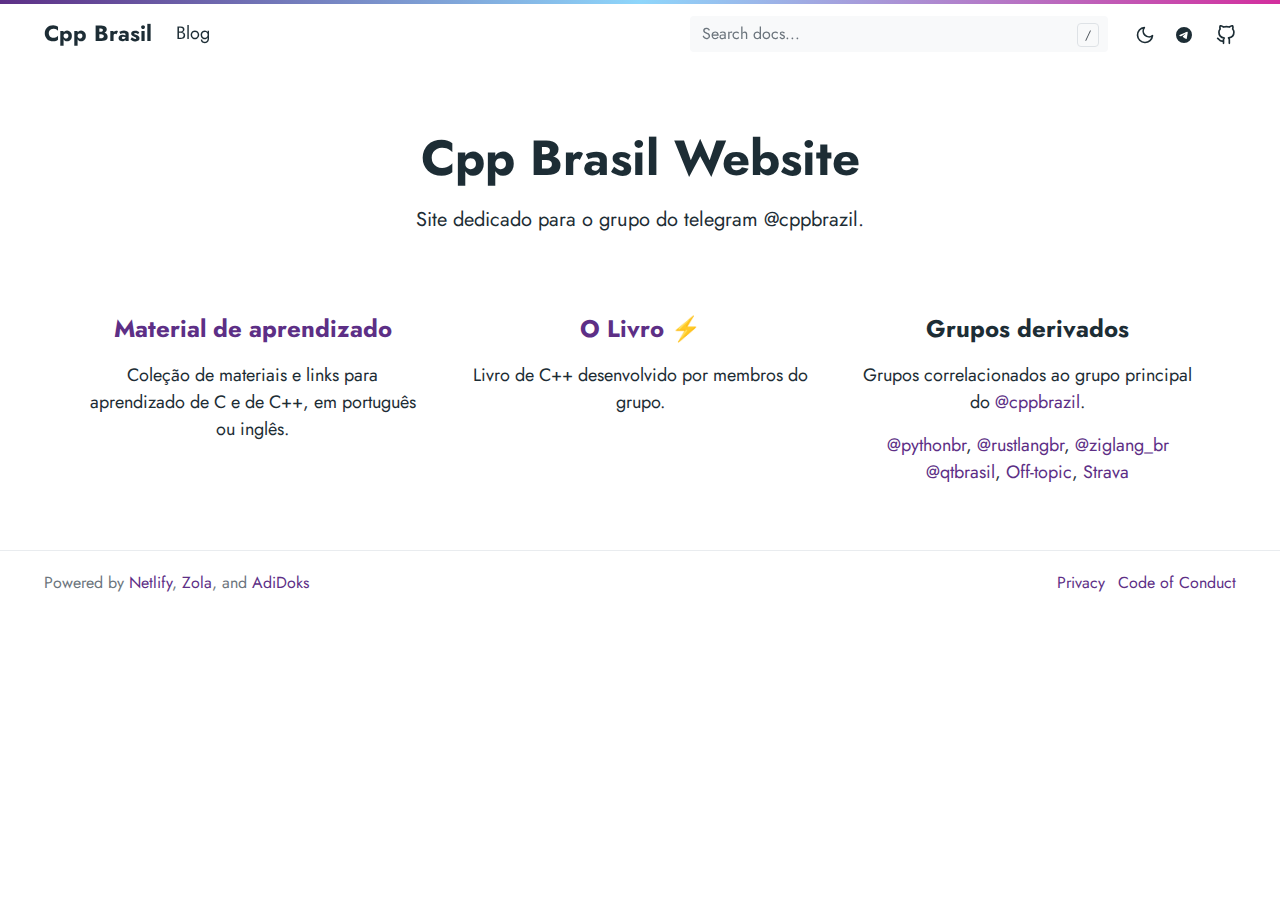
<file: index.html>
<!DOCTYPE html>
<html lang="en-US">
<head>
<meta charset="utf-8">
<meta http-equiv="x-ua-compatible" content="ie=edge">
<meta name="viewport" content="width=device-width, initial-scale=1, shrink-to-fit=no">

  <link rel="preload" as="font" href="https://cppbrasil.github.io/website/fonts/vendor/jost/jost-v4-latin-regular.woff2" type="font/woff2" crossorigin>
  <link rel="preload" as="font" href="https://cppbrasil.github.io/website/fonts/vendor/jost/jost-v4-latin-700.woff2"  type="font/woff2" crossorigin>


<link rel="stylesheet" href="https://cppbrasil.github.io/website/main.css">



  
  
    
  


  
    
  

  
    
  

  

  


  <meta name="robots" content="index, follow">
  <meta name="googlebot" content="index, follow, max-snippet:-1, max-image-preview:large, max-video-preview:-1">
  <meta name="bingbot" content="index, follow, max-snippet:-1, max-image-preview:large, max-video-preview:-1">


	


	

<title>Cpp Brasil | Cpp Brasil Website</title>
<meta name="description" content="Site dedicado para o grupo do telegram @cppbrazil.">
<link rel="canonical" href="https://cppbrasil.github.io/website/">


  <meta property="og:title" content="Cpp Brasil">
  <meta property="og:description" content="Site dedicado para o grupo do telegram @cppbrazil.">
  <meta property="og:type" content="website">
  <meta property="og:url" content="https://cppbrasil.github.io/website/">

  
    <meta property="og:image" content="https://cppbrasil.github.io/website//doks.png">
  

  <meta property="og:updated_time" content="2021-05-01T08:08:08+08:00">
  <meta property="og:site_name" content="Cpp Brasil">

  

  

  
  <meta property="og:locale" content="en_US">



  
    <script type="application/ld+json">
    {
      "@context": "https://schema.org",
      "@type": "Organization",
      "url": "/",
      "name": "Cpp Brasil",
      "logo": "/logo-doks.png",
      "sameAs": [
        "https://telegram.me/cppbrazil",
        "https://github.com/cppbrasil"
      ]
    }
    </script>
  
  
  







<script type="application/ld+json">
  {
    "@context": "http://schema.org",
    "@type": "BreadcrumbList",
    
    {
      "@type": "ListItem",
      "position":  1 ,
      "name": "Home",
      "item": "https://cppbrasil.github.io/website/"
    },
    
  }
</script>






  <meta name="theme-color" content="#fff">
  <link rel="apple-touch-icon" sizes="180x180" href="https://cppbrasil.github.io/website/apple-touch-icon.png">
  <link rel="icon" type="image/png" sizes="32x32" href="https://cppbrasil.github.io/website/favicon-32x32.png">
  <link rel="icon" type="image/png" sizes="16x16" href="https://cppbrasil.github.io/website/favicon-16x16.png">
  


  

</head>

<body class="home">
  
    
<div class="header-bar fixed-top"></div>
<header class="navbar fixed-top navbar-expand-md navbar-light">
	<div class="container">
		<input class="menu-btn order-0" type="checkbox" id="menu-btn">
		<label class="menu-icon d-md-none" for="menu-btn"><span class="navicon"></span></label>
		<a class="navbar-brand order-1 order-md-0 me-auto" href="https://cppbrasil.github.io/website/">Cpp Brasil</a>
		<button id="mode" class="btn btn-link order-2 order-md-4" type="button" aria-label="Toggle mode">
			<span class="toggle-dark"><svg xmlns="http://www.w3.org/2000/svg" width="20" height="20" viewBox="0 0 24 24" fill="none" stroke="currentColor" stroke-width="2" stroke-linecap="round" stroke-linejoin="round" class="feather feather-moon"><path d="M21 12.79A9 9 0 1 1 11.21 3 7 7 0 0 0 21 12.79z"></path></svg></span>
			<span class="toggle-light"><svg xmlns="http://www.w3.org/2000/svg" width="20" height="20" viewBox="0 0 24 24" fill="none" stroke="currentColor" stroke-width="2" stroke-linecap="round" stroke-linejoin="round" class="feather feather-sun"><circle cx="12" cy="12" r="5"></circle><line x1="12" y1="1" x2="12" y2="3"></line><line x1="12" y1="21" x2="12" y2="23"></line><line x1="4.22" y1="4.22" x2="5.64" y2="5.64"></line><line x1="18.36" y1="18.36" x2="19.78" y2="19.78"></line><line x1="1" y1="12" x2="3" y2="12"></line><line x1="21" y1="12" x2="23" y2="12"></line><line x1="4.22" y1="19.78" x2="5.64" y2="18.36"></line><line x1="18.36" y1="5.64" x2="19.78" y2="4.22"></line></svg></span>
		</button>
		<ul class="navbar-nav fork-me order-3 order-md-5">
			
				
					<li class="nav-item">
						<a class="nav-link" href="https://telegram.me/cppbrazil"><svg xmlns="http://www.w3.org/2000/svg" width="16" height="16" fill="currentColor" class="bi bi-telegram" viewBox="0 0 16 16"> <path d="M16 8A8 8 0 1 1 0 8a8 8 0 0 1 16 0zM8.287 5.906c-.778.324-2.334.994-4.666 2.01-.378.15-.577.298-.595.442-.03.243.275.339.69.47l.175.055c.408.133.958.288 1.243.294.26.006.549-.1.868-.32 2.179-1.471 3.304-2.214 3.374-2.23.05-.012.12-.026.166.016.047.041.042.12.037.141-.03.129-1.227 1.241-1.846 1.817-.193.18-.33.307-.358.336a8.154 8.154 0 0 1-.188.186c-.38.366-.664.64.015 1.088.327.216.589.393.85.571.284.194.568.387.936.629.093.06.183.125.27.187.331.236.63.448.997.414.214-.02.435-.22.547-.82.265-1.417.786-4.486.906-5.751a1.426 1.426 0 0 0-.013-.315.337.337 0 0 0-.114-.217.526.526 0 0 0-.31-.093c-.3.005-.763.166-2.984 1.09z"/> </svg><span class="ms-2 visually-hidden">Telegram</span></a>
					</li>
				
					<li class="nav-item">
						<a class="nav-link" href="https://github.com/cppbrasil/website"><svg xmlns="http://www.w3.org/2000/svg" width="20" height="20" viewBox="0 0 24 24" fill="none" stroke="currentColor" stroke-width="2" stroke-linecap="round" stroke-linejoin="round" class="feather feather-github"><path d="M9 19c-5 1.5-5-2.5-7-3m14 6v-3.87a3.37 3.37 0 0 0-.94-2.61c3.14-.35 6.44-1.54 6.44-7A5.44 5.44 0 0 0 20 4.77 5.07 5.07 0 0 0 19.91 1S18.73.65 16 2.48a13.38 13.38 0 0 0-7 0C6.27.65 5.09 1 5.09 1A5.07 5.07 0 0 0 5 4.77a5.44 5.44 0 0 0-1.5 3.78c0 5.42 3.3 6.61 6.44 7A3.37 3.37 0 0 0 9 18.13V22"></path></svg><span class="ms-2 visually-hidden">GitHub</span></a>
					</li>
				
			
		</ul>
		<div class="collapse navbar-collapse order-4 order-md-1">
			<ul class="navbar-nav main-nav me-auto order-5 order-md-2">
				
					
						<li class="nav-item">
							<a class="nav-link" href="https://cppbrasil.github.io/website/blog/">Blog</a>
						</li>
					
				
			</ul>
			<div class="break order-6 d-md-none"></div>
			
				<form class="navbar-form flex-grow-1 order-7 order-md-3">
					<input id="userinput" class="form-control is-search" type="search" placeholder="Search docs..."
						aria-label="Search docs..." autocomplete="off">
					<div id="suggestions" class="shadow bg-white rounded"></div>
				</form>
			
		</div>
	</div>
</header>

  

  
<div class="wrap container" role="document">
  <div class="content">
    <section class="section container-fluid mt-n3 pb-3">
      <div class="row justify-content-center">
        <div class="col-lg-12 text-center">
          <h1 class="mt-0">Cpp Brasil Website</h1>
        </div>
        <div class="col-lg-9 col-xl-8 text-center">
          <p class="lead">Site dedicado para o grupo do telegram @cppbrazil.</p>
        </div>
      </div>
    </section>
  </div>
</div>

<section class="section section-sm">
  <div class="container">
    <div class="row justify-content-center text-center">
      
        <div class="col-lg-5">
          <h2 class="h4"><a href="https://github.com/cppbrasil/material-de-aprendizado">Material de aprendizado</a></h2>
          <p>Coleção de materiais e links para aprendizado de C e de C++, em português ou inglês.</p>
        </div>
        <div class="col-lg-5">
          <h2 class="h4"><a href="https://github.com/tarcisiofischer/livrocpp">O Livro ⚡️</a></h2>
          <p>Livro de C++ desenvolvido por membros do grupo.</p>
        </div>
        <div class="col-lg-5">
          <h2 class="h4">Grupos derivados</h2>
          <p>Grupos correlacionados ao grupo principal do <a href="https://telegram.me/cppbrazil">@cppbrazil</a>.</p>
          <p>
            <a href="https://telegram.me/pythonbr">@pythonbr</a>, <a href="https://telegram.me/rustlangbr">@rustlangbr</a>, <a href="https://telegram.me/ziglang_br">@ziglang_br</a>
            <a href="https://telegram.me/qtbrasil">@qtbrasil</a>, <a href="https://t.me/joinchat/7l8oSiBmBrQ3YzA5">Off-topic</a>, <a href="https://www.strava.com/clubs/cppbrazil">Strava</a>
          </p>
        </div>
      
    </div>
  </div>
</section>

<section class="section section-sm container-fluid">
  <div class="row justify-content-center text-center">
    <div class="col-lg-9"></div>
  </div>
</section>


  
    
<footer class="footer text-muted">
	<div class="container">
		<div class="row">
			<div class="col-lg-8 order-last order-lg-first">
				<ul class="list-inline">
					
						<li class="list-inline-item">Powered by <a href="https://www.netlify.com/">Netlify</a>, <a href="https://www.getzola.org/">Zola</a>, and <a href="https://github.com/aaranxu/adidoks">AdiDoks</a></li>
					
				</ul>
			</div>
			<div class="col-lg-8 order-first order-lg-last text-lg-end">
				<ul class="list-inline">
					
						
							<li class="list-inline-item"><a href="https://cppbrasil.github.io/website/privacy-policy/">Privacy</a></li>
						
							<li class="list-inline-item"><a href="https://cppbrasil.github.io/website/docs/contributing/code-of-conduct/">Code of Conduct</a></li>
						
					
				</ul>
			</div>
		</div>
	</div>
</footer>

  

  
<script src="https://cppbrasil.github.io/website/js/main.js" defer></script>

  <script src="https://cppbrasil.github.io/website/plugins/elasticlunr.min.js" defer></script>
  <script src="https://cppbrasil.github.io/website/search_index.pt.js" defer></script>
  <script src="https://cppbrasil.github.io/website/js/search.js" defer></script>

  
</body>
</html>
</file>
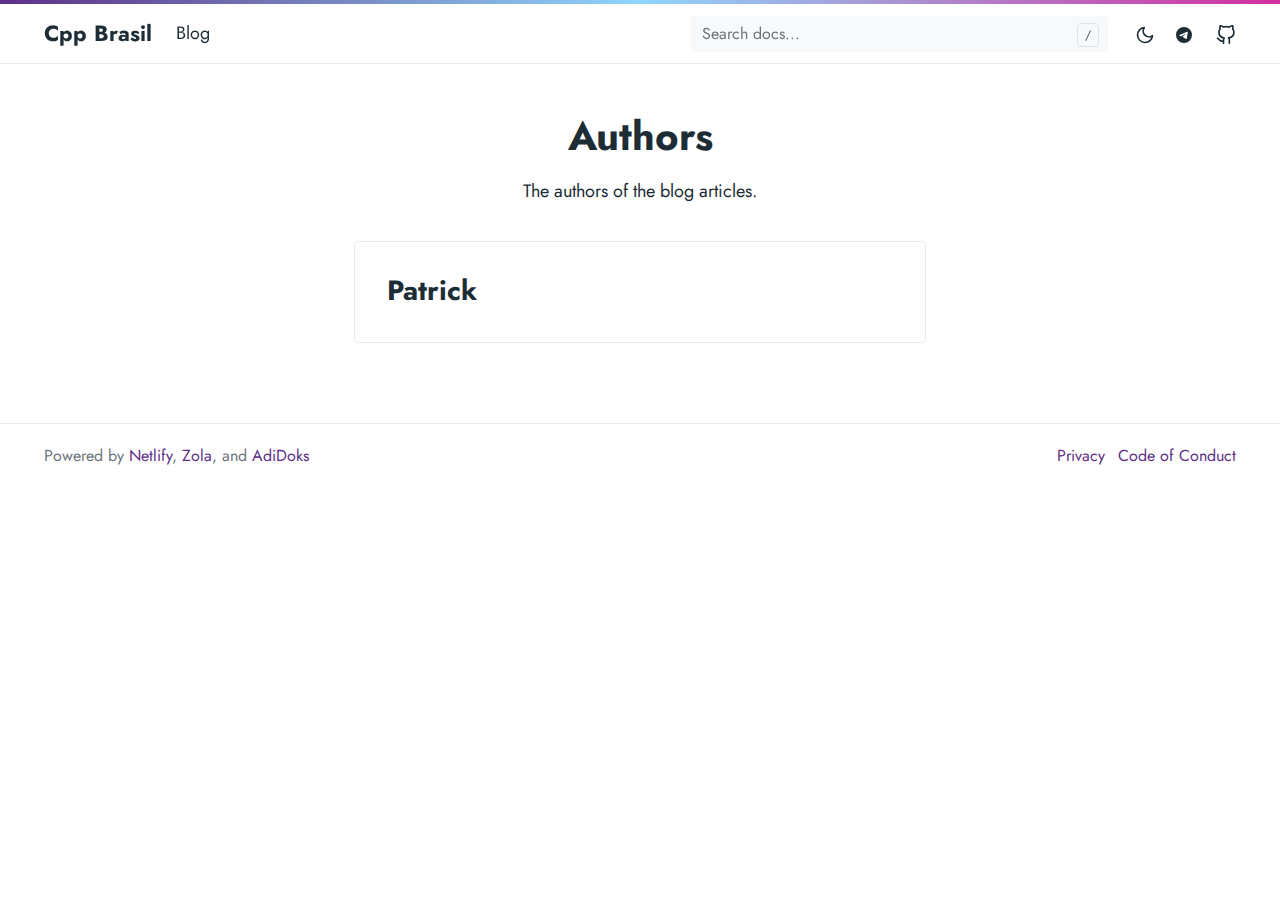
<file: authors/index.html>
<!DOCTYPE html>
<html lang="en-US">
<head>
<meta charset="utf-8">
<meta http-equiv="x-ua-compatible" content="ie=edge">
<meta name="viewport" content="width=device-width, initial-scale=1, shrink-to-fit=no">

  <link rel="preload" as="font" href="https://cppbrasil.github.io/website/fonts/vendor/jost/jost-v4-latin-regular.woff2" type="font/woff2" crossorigin>
  <link rel="preload" as="font" href="https://cppbrasil.github.io/website/fonts/vendor/jost/jost-v4-latin-700.woff2"  type="font/woff2" crossorigin>


<link rel="stylesheet" href="https://cppbrasil.github.io/website/main.css">



  
  
    
  

  
  
    
    
  
  
  
    
  
  
  


  <meta name="robots" content="index, follow">
  <meta name="googlebot" content="index, follow, max-snippet:-1, max-image-preview:large, max-video-preview:-1">
  <meta name="bingbot" content="index, follow, max-snippet:-1, max-image-preview:large, max-video-preview:-1">


	


	

<title>Authors | Cpp Brasil</title>
<meta name="description" content="Site dedicado para o grupo do telegram @cppbrazil.">
<link rel="canonical" href="https://cppbrasil.github.io/website/authors/">


  <meta property="og:title" content="Authors">
  <meta property="og:description" content="Site dedicado para o grupo do telegram @cppbrazil.">
  <meta property="og:type" content="website">
  <meta property="og:url" content="https://cppbrasil.github.io/website/authors/">

  
    <meta property="og:image" content="https://cppbrasil.github.io/website//doks.png">
  

  <meta property="og:updated_time" content="2021-05-01T08:08:08+08:00">
  <meta property="og:site_name" content="Authors">

  

  

  
  <meta property="og:locale" content="en_US">









<script type="application/ld+json">
  {
    "@context": "http://schema.org",
    "@type": "BreadcrumbList",
    
      
      
        
        
        
        
        
        
        
        
          {
            "@type": "ListItem",
            "position":  1 ,
            "name": "Home",
            "item": "https://cppbrasil.github.io/website/"
          },
          
          
          {
            "@type": "ListItem",
            "position":  2 ,
            "name": "Authors",
            "item": "https://cppbrasil.github.io/website/authors/"
          },
        
      
    
  }
</script>






  <meta name="theme-color" content="#fff">
  <link rel="apple-touch-icon" sizes="180x180" href="https://cppbrasil.github.io/website/apple-touch-icon.png">
  <link rel="icon" type="image/png" sizes="32x32" href="https://cppbrasil.github.io/website/favicon-32x32.png">
  <link rel="icon" type="image/png" sizes="16x16" href="https://cppbrasil.github.io/website/favicon-16x16.png">
  


  

</head>

  
    
  

<body class="contributors list">
  
    
<div class="header-bar fixed-top"></div>
<header class="navbar fixed-top navbar-expand-md navbar-light">
	<div class="container">
		<input class="menu-btn order-0" type="checkbox" id="menu-btn">
		<label class="menu-icon d-md-none" for="menu-btn"><span class="navicon"></span></label>
		<a class="navbar-brand order-1 order-md-0 me-auto" href="https://cppbrasil.github.io/website/">Cpp Brasil</a>
		<button id="mode" class="btn btn-link order-2 order-md-4" type="button" aria-label="Toggle mode">
			<span class="toggle-dark"><svg xmlns="http://www.w3.org/2000/svg" width="20" height="20" viewBox="0 0 24 24" fill="none" stroke="currentColor" stroke-width="2" stroke-linecap="round" stroke-linejoin="round" class="feather feather-moon"><path d="M21 12.79A9 9 0 1 1 11.21 3 7 7 0 0 0 21 12.79z"></path></svg></span>
			<span class="toggle-light"><svg xmlns="http://www.w3.org/2000/svg" width="20" height="20" viewBox="0 0 24 24" fill="none" stroke="currentColor" stroke-width="2" stroke-linecap="round" stroke-linejoin="round" class="feather feather-sun"><circle cx="12" cy="12" r="5"></circle><line x1="12" y1="1" x2="12" y2="3"></line><line x1="12" y1="21" x2="12" y2="23"></line><line x1="4.22" y1="4.22" x2="5.64" y2="5.64"></line><line x1="18.36" y1="18.36" x2="19.78" y2="19.78"></line><line x1="1" y1="12" x2="3" y2="12"></line><line x1="21" y1="12" x2="23" y2="12"></line><line x1="4.22" y1="19.78" x2="5.64" y2="18.36"></line><line x1="18.36" y1="5.64" x2="19.78" y2="4.22"></line></svg></span>
		</button>
		<ul class="navbar-nav fork-me order-3 order-md-5">
			
				
					<li class="nav-item">
						<a class="nav-link" href="https://telegram.me/cppbrazil"><svg xmlns="http://www.w3.org/2000/svg" width="16" height="16" fill="currentColor" class="bi bi-telegram" viewBox="0 0 16 16"> <path d="M16 8A8 8 0 1 1 0 8a8 8 0 0 1 16 0zM8.287 5.906c-.778.324-2.334.994-4.666 2.01-.378.15-.577.298-.595.442-.03.243.275.339.69.47l.175.055c.408.133.958.288 1.243.294.26.006.549-.1.868-.32 2.179-1.471 3.304-2.214 3.374-2.23.05-.012.12-.026.166.016.047.041.042.12.037.141-.03.129-1.227 1.241-1.846 1.817-.193.18-.33.307-.358.336a8.154 8.154 0 0 1-.188.186c-.38.366-.664.64.015 1.088.327.216.589.393.85.571.284.194.568.387.936.629.093.06.183.125.27.187.331.236.63.448.997.414.214-.02.435-.22.547-.82.265-1.417.786-4.486.906-5.751a1.426 1.426 0 0 0-.013-.315.337.337 0 0 0-.114-.217.526.526 0 0 0-.31-.093c-.3.005-.763.166-2.984 1.09z"/> </svg><span class="ms-2 visually-hidden">Telegram</span></a>
					</li>
				
					<li class="nav-item">
						<a class="nav-link" href="https://github.com/cppbrasil/website"><svg xmlns="http://www.w3.org/2000/svg" width="20" height="20" viewBox="0 0 24 24" fill="none" stroke="currentColor" stroke-width="2" stroke-linecap="round" stroke-linejoin="round" class="feather feather-github"><path d="M9 19c-5 1.5-5-2.5-7-3m14 6v-3.87a3.37 3.37 0 0 0-.94-2.61c3.14-.35 6.44-1.54 6.44-7A5.44 5.44 0 0 0 20 4.77 5.07 5.07 0 0 0 19.91 1S18.73.65 16 2.48a13.38 13.38 0 0 0-7 0C6.27.65 5.09 1 5.09 1A5.07 5.07 0 0 0 5 4.77a5.44 5.44 0 0 0-1.5 3.78c0 5.42 3.3 6.61 6.44 7A3.37 3.37 0 0 0 9 18.13V22"></path></svg><span class="ms-2 visually-hidden">GitHub</span></a>
					</li>
				
			
		</ul>
		<div class="collapse navbar-collapse order-4 order-md-1">
			<ul class="navbar-nav main-nav me-auto order-5 order-md-2">
				
					
						<li class="nav-item">
							<a class="nav-link" href="https://cppbrasil.github.io/website/blog/">Blog</a>
						</li>
					
				
			</ul>
			<div class="break order-6 d-md-none"></div>
			
				<form class="navbar-form flex-grow-1 order-7 order-md-3">
					<input id="userinput" class="form-control is-search" type="search" placeholder="Search docs..."
						aria-label="Search docs..." autocomplete="off">
					<div id="suggestions" class="shadow bg-white rounded"></div>
				</form>
			
		</div>
	</div>
</header>

  

  
<div class="wrap container" role="document">
  <div class="content">
    <div class="row justify-content-center">
      <div class="col-md-12 col-lg-10 col-xl-8">
        <article>
          <h1 class="text-center">Authors</h1>
          <div class="text-center"><p>The authors of the blog articles.</p>
</div>
          <div class="card-list">
				    
            <div class="card">
              <div class="card-body">
                <h2 class="h3"><a class="stretched-link text-body" href="https://cppbrasil.github.io/website/authors/patrick/">Patrick</a></h2>
              </div>
            </div>
            
			    </div>
        </article>
      </div>
    </div>
  </div>
</div>


  
    
<footer class="footer text-muted">
	<div class="container">
		<div class="row">
			<div class="col-lg-8 order-last order-lg-first">
				<ul class="list-inline">
					
						<li class="list-inline-item">Powered by <a href="https://www.netlify.com/">Netlify</a>, <a href="https://www.getzola.org/">Zola</a>, and <a href="https://github.com/aaranxu/adidoks">AdiDoks</a></li>
					
				</ul>
			</div>
			<div class="col-lg-8 order-first order-lg-last text-lg-end">
				<ul class="list-inline">
					
						
							<li class="list-inline-item"><a href="https://cppbrasil.github.io/website/privacy-policy/">Privacy</a></li>
						
							<li class="list-inline-item"><a href="https://cppbrasil.github.io/website/docs/contributing/code-of-conduct/">Code of Conduct</a></li>
						
					
				</ul>
			</div>
		</div>
	</div>
</footer>

  

  
<script src="https://cppbrasil.github.io/website/js/main.js" defer></script>

  <script src="https://cppbrasil.github.io/website/plugins/elasticlunr.min.js" defer></script>
  <script src="https://cppbrasil.github.io/website/search_index.pt.js" defer></script>
  <script src="https://cppbrasil.github.io/website/js/search.js" defer></script>

  
</body>
</html>
</file>
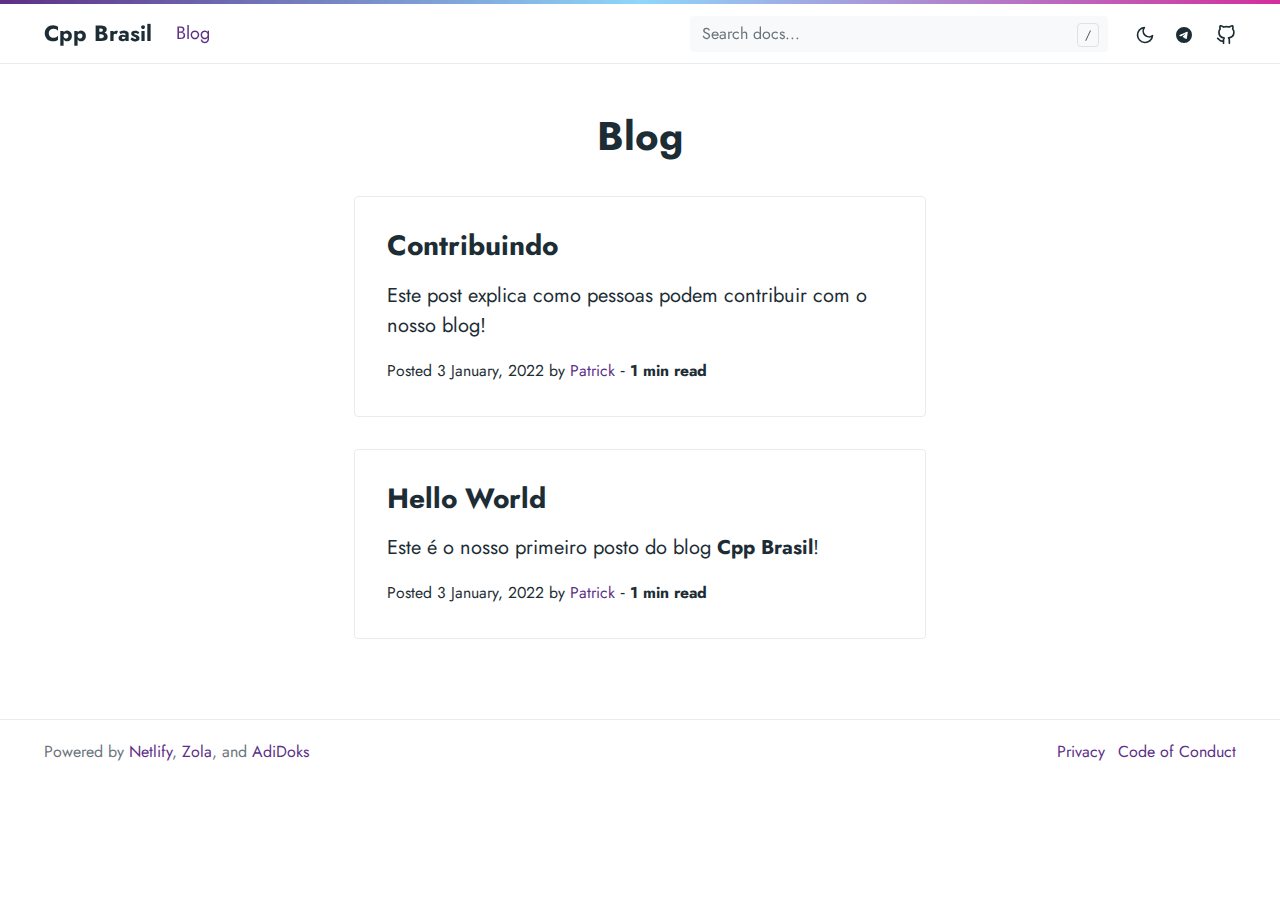
<file: blog/index.html>
<!DOCTYPE html>
<html lang="en-US">
<head>
<meta charset="utf-8">
<meta http-equiv="x-ua-compatible" content="ie=edge">
<meta name="viewport" content="width=device-width, initial-scale=1, shrink-to-fit=no">

  <link rel="preload" as="font" href="https://cppbrasil.github.io/website/fonts/vendor/jost/jost-v4-latin-regular.woff2" type="font/woff2" crossorigin>
  <link rel="preload" as="font" href="https://cppbrasil.github.io/website/fonts/vendor/jost/jost-v4-latin-700.woff2"  type="font/woff2" crossorigin>


<link rel="stylesheet" href="https://cppbrasil.github.io/website/main.css">



  
  
    
  

  
  
  
    
    
  
  
  
    
  
  
  


  <meta name="robots" content="index, follow">
  <meta name="googlebot" content="index, follow, max-snippet:-1, max-image-preview:large, max-video-preview:-1">
  <meta name="bingbot" content="index, follow, max-snippet:-1, max-image-preview:large, max-video-preview:-1">


	


	

<title>Blog | Cpp Brasil</title>
<meta name="description" content="Blog">
<link rel="canonical" href="https://cppbrasil.github.io/website/blog/">


  <meta property="og:title" content="Blog">
  <meta property="og:description" content="Blog">
  <meta property="og:type" content="website">
  <meta property="og:url" content="https://cppbrasil.github.io/website/blog/">

  
    <meta property="og:image" content="https://cppbrasil.github.io/website//doks.png">
  

  <meta property="og:updated_time" content="2021-05-01T08:08:08+08:00">
  <meta property="og:site_name" content="Blog">

  

  

  
  <meta property="og:locale" content="en_US">









<script type="application/ld+json">
  {
    "@context": "http://schema.org",
    "@type": "BreadcrumbList",
    
      
      
        
        
        
        
        
        
        
        
          {
            "@type": "ListItem",
            "position":  1 ,
            "name": "Home",
            "item": "https://cppbrasil.github.io/website/"
          },
          
          
          {
            "@type": "ListItem",
            "position":  2 ,
            "name": "Blog",
            "item": "https://cppbrasil.github.io/website/blog/"
          },
        
      
    
  }
</script>






  <meta name="theme-color" content="#fff">
  <link rel="apple-touch-icon" sizes="180x180" href="https://cppbrasil.github.io/website/apple-touch-icon.png">
  <link rel="icon" type="image/png" sizes="32x32" href="https://cppbrasil.github.io/website/favicon-32x32.png">
  <link rel="icon" type="image/png" sizes="16x16" href="https://cppbrasil.github.io/website/favicon-16x16.png">
  


  

</head>

  

<body class="blog list">
  
  
  
  
<div class="header-bar fixed-top"></div>
<header class="navbar fixed-top navbar-expand-md navbar-light">
	<div class="container">
		<input class="menu-btn order-0" type="checkbox" id="menu-btn">
		<label class="menu-icon d-md-none" for="menu-btn"><span class="navicon"></span></label>
		<a class="navbar-brand order-1 order-md-0 me-auto" href="https://cppbrasil.github.io/website/">Cpp Brasil</a>
		<button id="mode" class="btn btn-link order-2 order-md-4" type="button" aria-label="Toggle mode">
			<span class="toggle-dark"><svg xmlns="http://www.w3.org/2000/svg" width="20" height="20" viewBox="0 0 24 24" fill="none" stroke="currentColor" stroke-width="2" stroke-linecap="round" stroke-linejoin="round" class="feather feather-moon"><path d="M21 12.79A9 9 0 1 1 11.21 3 7 7 0 0 0 21 12.79z"></path></svg></span>
			<span class="toggle-light"><svg xmlns="http://www.w3.org/2000/svg" width="20" height="20" viewBox="0 0 24 24" fill="none" stroke="currentColor" stroke-width="2" stroke-linecap="round" stroke-linejoin="round" class="feather feather-sun"><circle cx="12" cy="12" r="5"></circle><line x1="12" y1="1" x2="12" y2="3"></line><line x1="12" y1="21" x2="12" y2="23"></line><line x1="4.22" y1="4.22" x2="5.64" y2="5.64"></line><line x1="18.36" y1="18.36" x2="19.78" y2="19.78"></line><line x1="1" y1="12" x2="3" y2="12"></line><line x1="21" y1="12" x2="23" y2="12"></line><line x1="4.22" y1="19.78" x2="5.64" y2="18.36"></line><line x1="18.36" y1="5.64" x2="19.78" y2="4.22"></line></svg></span>
		</button>
		<ul class="navbar-nav fork-me order-3 order-md-5">
			
				
					<li class="nav-item">
						<a class="nav-link" href="https://telegram.me/cppbrazil"><svg xmlns="http://www.w3.org/2000/svg" width="16" height="16" fill="currentColor" class="bi bi-telegram" viewBox="0 0 16 16"> <path d="M16 8A8 8 0 1 1 0 8a8 8 0 0 1 16 0zM8.287 5.906c-.778.324-2.334.994-4.666 2.01-.378.15-.577.298-.595.442-.03.243.275.339.69.47l.175.055c.408.133.958.288 1.243.294.26.006.549-.1.868-.32 2.179-1.471 3.304-2.214 3.374-2.23.05-.012.12-.026.166.016.047.041.042.12.037.141-.03.129-1.227 1.241-1.846 1.817-.193.18-.33.307-.358.336a8.154 8.154 0 0 1-.188.186c-.38.366-.664.64.015 1.088.327.216.589.393.85.571.284.194.568.387.936.629.093.06.183.125.27.187.331.236.63.448.997.414.214-.02.435-.22.547-.82.265-1.417.786-4.486.906-5.751a1.426 1.426 0 0 0-.013-.315.337.337 0 0 0-.114-.217.526.526 0 0 0-.31-.093c-.3.005-.763.166-2.984 1.09z"/> </svg><span class="ms-2 visually-hidden">Telegram</span></a>
					</li>
				
					<li class="nav-item">
						<a class="nav-link" href="https://github.com/cppbrasil/website"><svg xmlns="http://www.w3.org/2000/svg" width="20" height="20" viewBox="0 0 24 24" fill="none" stroke="currentColor" stroke-width="2" stroke-linecap="round" stroke-linejoin="round" class="feather feather-github"><path d="M9 19c-5 1.5-5-2.5-7-3m14 6v-3.87a3.37 3.37 0 0 0-.94-2.61c3.14-.35 6.44-1.54 6.44-7A5.44 5.44 0 0 0 20 4.77 5.07 5.07 0 0 0 19.91 1S18.73.65 16 2.48a13.38 13.38 0 0 0-7 0C6.27.65 5.09 1 5.09 1A5.07 5.07 0 0 0 5 4.77a5.44 5.44 0 0 0-1.5 3.78c0 5.42 3.3 6.61 6.44 7A3.37 3.37 0 0 0 9 18.13V22"></path></svg><span class="ms-2 visually-hidden">GitHub</span></a>
					</li>
				
			
		</ul>
		<div class="collapse navbar-collapse order-4 order-md-1">
			<ul class="navbar-nav main-nav me-auto order-5 order-md-2">
				
					
						<li class="nav-item blog active">
							<a class="nav-link" href="https://cppbrasil.github.io/website/blog/">Blog</a>
						</li>
					
				
			</ul>
			<div class="break order-6 d-md-none"></div>
			
				<form class="navbar-form flex-grow-1 order-7 order-md-3">
					<input id="userinput" class="form-control is-search" type="search" placeholder="Search docs..."
						aria-label="Search docs..." autocomplete="off">
					<div id="suggestions" class="shadow bg-white rounded"></div>
				</form>
			
		</div>
	</div>
</header>



  
<div class="wrap container" role="document">
  <div class="content">
    <div class="row justify-content-center">
      <div class="col-md-12 col-lg-10 col-xl-8">
        <article>
          <h1 class="text-center">Blog</h1>
          <div class="card-list">
            
            <div class="card">
              <div class="card-body">
                <h2 class="h3"><a class="stretched-link text-body" href="https:&#x2F;&#x2F;cppbrasil.github.io&#x2F;website&#x2F;blog&#x2F;202201-contribuindo&#x2F;">Contribuindo</a></h2>
                
                  <p class="lead">Este post explica como pessoas podem contribuir com o nosso blog!</p>
                
<p><small>Posted  3 January, 2022 by <a class="stretched-link position-relative" href="https://cppbrasil.github.io/website/authors/patrick/">Patrick</a>&nbsp;&hyphen;&nbsp;<strong>1&nbsp;min read</strong></small><p>

              </div>
            </div>
            
            <div class="card">
              <div class="card-body">
                <h2 class="h3"><a class="stretched-link text-body" href="https:&#x2F;&#x2F;cppbrasil.github.io&#x2F;website&#x2F;blog&#x2F;202201-hello-world&#x2F;">Hello World</a></h2>
                
                  <p class="lead">Este é o nosso primeiro posto do blog <b>Cpp Brasil</b>!</p>
                
<p><small>Posted  3 January, 2022 by <a class="stretched-link position-relative" href="https://cppbrasil.github.io/website/authors/patrick/">Patrick</a>&nbsp;&hyphen;&nbsp;<strong>1&nbsp;min read</strong></small><p>

              </div>
            </div>
            
            
          </div>
        </article>
      </div>
    </div>
  </div>
</div>


  
    
<footer class="footer text-muted">
	<div class="container">
		<div class="row">
			<div class="col-lg-8 order-last order-lg-first">
				<ul class="list-inline">
					
						<li class="list-inline-item">Powered by <a href="https://www.netlify.com/">Netlify</a>, <a href="https://www.getzola.org/">Zola</a>, and <a href="https://github.com/aaranxu/adidoks">AdiDoks</a></li>
					
				</ul>
			</div>
			<div class="col-lg-8 order-first order-lg-last text-lg-end">
				<ul class="list-inline">
					
						
							<li class="list-inline-item"><a href="https://cppbrasil.github.io/website/privacy-policy/">Privacy</a></li>
						
							<li class="list-inline-item"><a href="https://cppbrasil.github.io/website/docs/contributing/code-of-conduct/">Code of Conduct</a></li>
						
					
				</ul>
			</div>
		</div>
	</div>
</footer>

  

  
<script src="https://cppbrasil.github.io/website/js/main.js" defer></script>

  <script src="https://cppbrasil.github.io/website/plugins/elasticlunr.min.js" defer></script>
  <script src="https://cppbrasil.github.io/website/search_index.pt.js" defer></script>
  <script src="https://cppbrasil.github.io/website/js/search.js" defer></script>

  
</body>
</html>
</file>
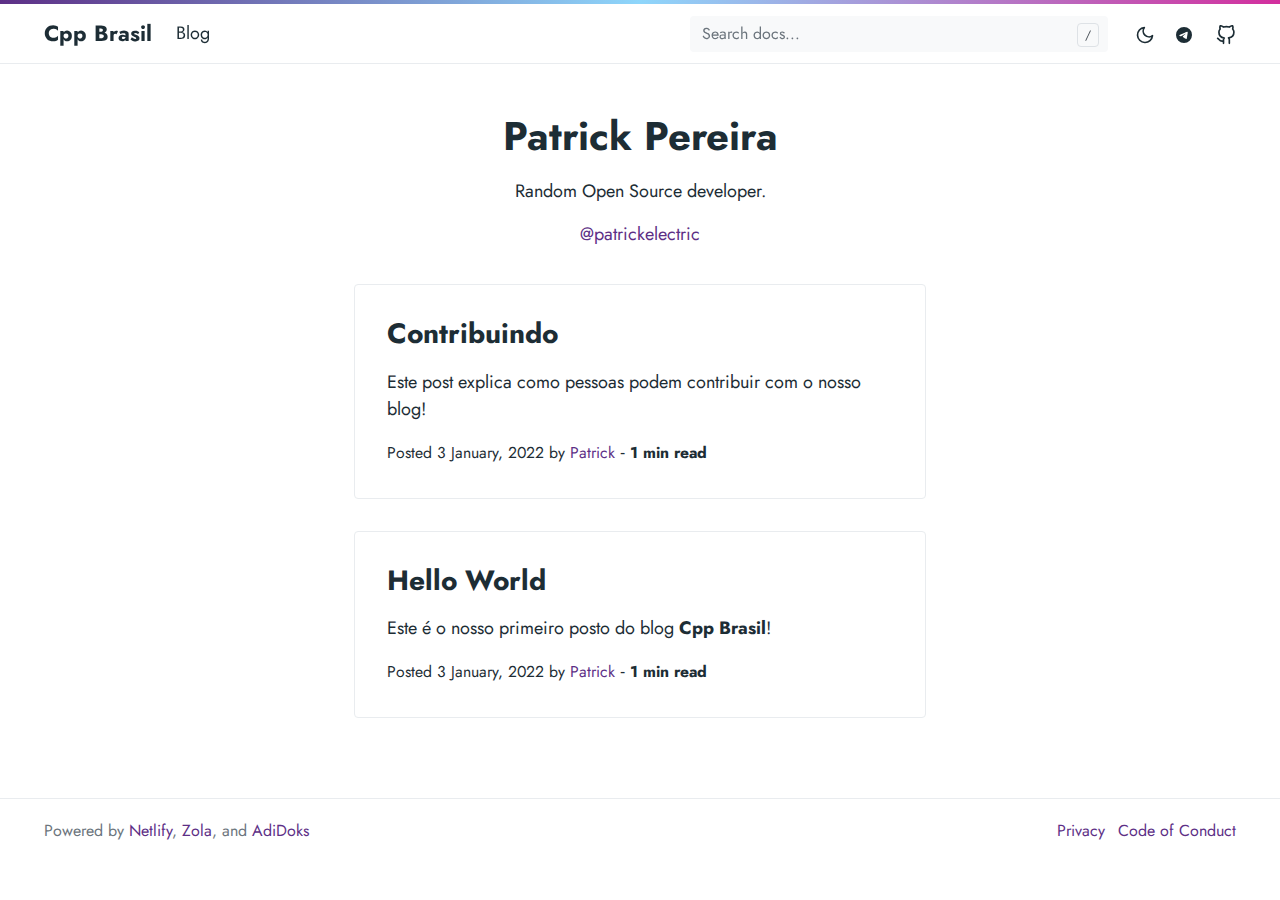
<file: authors/patrick/index.html>
<!DOCTYPE html>
<html lang="en-US">
<head>
<meta charset="utf-8">
<meta http-equiv="x-ua-compatible" content="ie=edge">
<meta name="viewport" content="width=device-width, initial-scale=1, shrink-to-fit=no">

  <link rel="preload" as="font" href="https://cppbrasil.github.io/website/fonts/vendor/jost/jost-v4-latin-regular.woff2" type="font/woff2" crossorigin>
  <link rel="preload" as="font" href="https://cppbrasil.github.io/website/fonts/vendor/jost/jost-v4-latin-700.woff2"  type="font/woff2" crossorigin>


<link rel="stylesheet" href="https://cppbrasil.github.io/website/main.css">



  
  
  
  
    
  
  
    
  
  
  
    
      
    
  
  
    
  
  
  
    
  
  
  


  <meta name="robots" content="index, follow">
  <meta name="googlebot" content="index, follow, max-snippet:-1, max-image-preview:large, max-video-preview:-1">
  <meta name="bingbot" content="index, follow, max-snippet:-1, max-image-preview:large, max-video-preview:-1">


	


	

<title>Patrick Pereira | Cpp Brasil</title>
<meta name="description" content="Random Open Source developer.">
<link rel="canonical" href="https://cppbrasil.github.io/website/authors/patrick/">


  <meta property="og:title" content="Patrick Pereira">
  <meta property="og:description" content="Random Open Source developer.">
  <meta property="og:type" content="website">
  <meta property="og:url" content="https://cppbrasil.github.io/website/authors/patrick/">

  
    <meta property="og:image" content="https://cppbrasil.github.io/website//doks.png">
  

  <meta property="og:updated_time" content="2021-05-01T08:08:08+08:00">
  <meta property="og:site_name" content="Patrick Pereira">

  

  

  
  <meta property="og:locale" content="en_US">









<script type="application/ld+json">
  {
    "@context": "http://schema.org",
    "@type": "BreadcrumbList",
    
      
      
        
        
        
        
        
        
        
        
          {
            "@type": "ListItem",
            "position":  1 ,
            "name": "Home",
            "item": "https://cppbrasil.github.io/website/"
          },
          
          
          {
            "@type": "ListItem",
            "position":  2 ,
            "name": "Authors",
            "item": "https://cppbrasil.github.io/website/authors/"
          },
        
      
        
        
        
        
        
        
        
        
          
          
          {
            "@type": "ListItem",
            "position":  3 ,
            "name": "Patrick",
            "item": "https://cppbrasil.github.io/website/authors/patrick/"
          },
        
      
    
  }
</script>






  <meta name="theme-color" content="#fff">
  <link rel="apple-touch-icon" sizes="180x180" href="https://cppbrasil.github.io/website/apple-touch-icon.png">
  <link rel="icon" type="image/png" sizes="32x32" href="https://cppbrasil.github.io/website/favicon-32x32.png">
  <link rel="icon" type="image/png" sizes="16x16" href="https://cppbrasil.github.io/website/favicon-16x16.png">
  


  

</head>

  
    
  

<body class="contributors list">
  
    
<div class="header-bar fixed-top"></div>
<header class="navbar fixed-top navbar-expand-md navbar-light">
	<div class="container">
		<input class="menu-btn order-0" type="checkbox" id="menu-btn">
		<label class="menu-icon d-md-none" for="menu-btn"><span class="navicon"></span></label>
		<a class="navbar-brand order-1 order-md-0 me-auto" href="https://cppbrasil.github.io/website/">Cpp Brasil</a>
		<button id="mode" class="btn btn-link order-2 order-md-4" type="button" aria-label="Toggle mode">
			<span class="toggle-dark"><svg xmlns="http://www.w3.org/2000/svg" width="20" height="20" viewBox="0 0 24 24" fill="none" stroke="currentColor" stroke-width="2" stroke-linecap="round" stroke-linejoin="round" class="feather feather-moon"><path d="M21 12.79A9 9 0 1 1 11.21 3 7 7 0 0 0 21 12.79z"></path></svg></span>
			<span class="toggle-light"><svg xmlns="http://www.w3.org/2000/svg" width="20" height="20" viewBox="0 0 24 24" fill="none" stroke="currentColor" stroke-width="2" stroke-linecap="round" stroke-linejoin="round" class="feather feather-sun"><circle cx="12" cy="12" r="5"></circle><line x1="12" y1="1" x2="12" y2="3"></line><line x1="12" y1="21" x2="12" y2="23"></line><line x1="4.22" y1="4.22" x2="5.64" y2="5.64"></line><line x1="18.36" y1="18.36" x2="19.78" y2="19.78"></line><line x1="1" y1="12" x2="3" y2="12"></line><line x1="21" y1="12" x2="23" y2="12"></line><line x1="4.22" y1="19.78" x2="5.64" y2="18.36"></line><line x1="18.36" y1="5.64" x2="19.78" y2="4.22"></line></svg></span>
		</button>
		<ul class="navbar-nav fork-me order-3 order-md-5">
			
				
					<li class="nav-item">
						<a class="nav-link" href="https://telegram.me/cppbrazil"><svg xmlns="http://www.w3.org/2000/svg" width="16" height="16" fill="currentColor" class="bi bi-telegram" viewBox="0 0 16 16"> <path d="M16 8A8 8 0 1 1 0 8a8 8 0 0 1 16 0zM8.287 5.906c-.778.324-2.334.994-4.666 2.01-.378.15-.577.298-.595.442-.03.243.275.339.69.47l.175.055c.408.133.958.288 1.243.294.26.006.549-.1.868-.32 2.179-1.471 3.304-2.214 3.374-2.23.05-.012.12-.026.166.016.047.041.042.12.037.141-.03.129-1.227 1.241-1.846 1.817-.193.18-.33.307-.358.336a8.154 8.154 0 0 1-.188.186c-.38.366-.664.64.015 1.088.327.216.589.393.85.571.284.194.568.387.936.629.093.06.183.125.27.187.331.236.63.448.997.414.214-.02.435-.22.547-.82.265-1.417.786-4.486.906-5.751a1.426 1.426 0 0 0-.013-.315.337.337 0 0 0-.114-.217.526.526 0 0 0-.31-.093c-.3.005-.763.166-2.984 1.09z"/> </svg><span class="ms-2 visually-hidden">Telegram</span></a>
					</li>
				
					<li class="nav-item">
						<a class="nav-link" href="https://github.com/cppbrasil/website"><svg xmlns="http://www.w3.org/2000/svg" width="20" height="20" viewBox="0 0 24 24" fill="none" stroke="currentColor" stroke-width="2" stroke-linecap="round" stroke-linejoin="round" class="feather feather-github"><path d="M9 19c-5 1.5-5-2.5-7-3m14 6v-3.87a3.37 3.37 0 0 0-.94-2.61c3.14-.35 6.44-1.54 6.44-7A5.44 5.44 0 0 0 20 4.77 5.07 5.07 0 0 0 19.91 1S18.73.65 16 2.48a13.38 13.38 0 0 0-7 0C6.27.65 5.09 1 5.09 1A5.07 5.07 0 0 0 5 4.77a5.44 5.44 0 0 0-1.5 3.78c0 5.42 3.3 6.61 6.44 7A3.37 3.37 0 0 0 9 18.13V22"></path></svg><span class="ms-2 visually-hidden">GitHub</span></a>
					</li>
				
			
		</ul>
		<div class="collapse navbar-collapse order-4 order-md-1">
			<ul class="navbar-nav main-nav me-auto order-5 order-md-2">
				
					
						<li class="nav-item">
							<a class="nav-link" href="https://cppbrasil.github.io/website/blog/">Blog</a>
						</li>
					
				
			</ul>
			<div class="break order-6 d-md-none"></div>
			
				<form class="navbar-form flex-grow-1 order-7 order-md-3">
					<input id="userinput" class="form-control is-search" type="search" placeholder="Search docs..."
						aria-label="Search docs..." autocomplete="off">
					<div id="suggestions" class="shadow bg-white rounded"></div>
				</form>
			
		</div>
	</div>
</header>

  

  
<div class="wrap container" role="document">
  <div class="content">
    <div class="row justify-content-center">
      <div class="col-md-12 col-lg-10 col-xl-8">
        <article>
          <h1 class="text-center">Patrick Pereira</h1>
          <div class="text-center"><p>Random Open Source developer.</p>
<p><a href="https://github.com/patrickelectric">@patrickelectric</a></p>
</div>
			    <div class="card-list">
            
					    <div class="card">
						    <div class="card-body">
							    <h2 class="h3"><a class="stretched-link text-body" href="https:&#x2F;&#x2F;cppbrasil.github.io&#x2F;website&#x2F;blog&#x2F;202201-contribuindo&#x2F;">Contribuindo</a></h2>
								    <p>Este post explica como pessoas podem contribuir com o nosso blog!</p>
                    
<p><small>Posted  3 January, 2022 by <a class="stretched-link position-relative" href="https://cppbrasil.github.io/website/authors/patrick/">Patrick</a>&nbsp;&hyphen;&nbsp;<strong>1&nbsp;min read</strong></small><p>

					    	</div>
					    </div>
				    
					    <div class="card">
						    <div class="card-body">
							    <h2 class="h3"><a class="stretched-link text-body" href="https:&#x2F;&#x2F;cppbrasil.github.io&#x2F;website&#x2F;blog&#x2F;202201-hello-world&#x2F;">Hello World</a></h2>
								    <p>Este é o nosso primeiro posto do blog <b>Cpp Brasil</b>!</p>
                    
<p><small>Posted  3 January, 2022 by <a class="stretched-link position-relative" href="https://cppbrasil.github.io/website/authors/patrick/">Patrick</a>&nbsp;&hyphen;&nbsp;<strong>1&nbsp;min read</strong></small><p>

					    	</div>
					    </div>
				    
			    </div>
        </article>
      </div>
    </div>
  </div>
</div>


  
    
<footer class="footer text-muted">
	<div class="container">
		<div class="row">
			<div class="col-lg-8 order-last order-lg-first">
				<ul class="list-inline">
					
						<li class="list-inline-item">Powered by <a href="https://www.netlify.com/">Netlify</a>, <a href="https://www.getzola.org/">Zola</a>, and <a href="https://github.com/aaranxu/adidoks">AdiDoks</a></li>
					
				</ul>
			</div>
			<div class="col-lg-8 order-first order-lg-last text-lg-end">
				<ul class="list-inline">
					
						
							<li class="list-inline-item"><a href="https://cppbrasil.github.io/website/privacy-policy/">Privacy</a></li>
						
							<li class="list-inline-item"><a href="https://cppbrasil.github.io/website/docs/contributing/code-of-conduct/">Code of Conduct</a></li>
						
					
				</ul>
			</div>
		</div>
	</div>
</footer>

  

  
<script src="https://cppbrasil.github.io/website/js/main.js" defer></script>

  <script src="https://cppbrasil.github.io/website/plugins/elasticlunr.min.js" defer></script>
  <script src="https://cppbrasil.github.io/website/search_index.pt.js" defer></script>
  <script src="https://cppbrasil.github.io/website/js/search.js" defer></script>

  
</body>
</html>
</file>
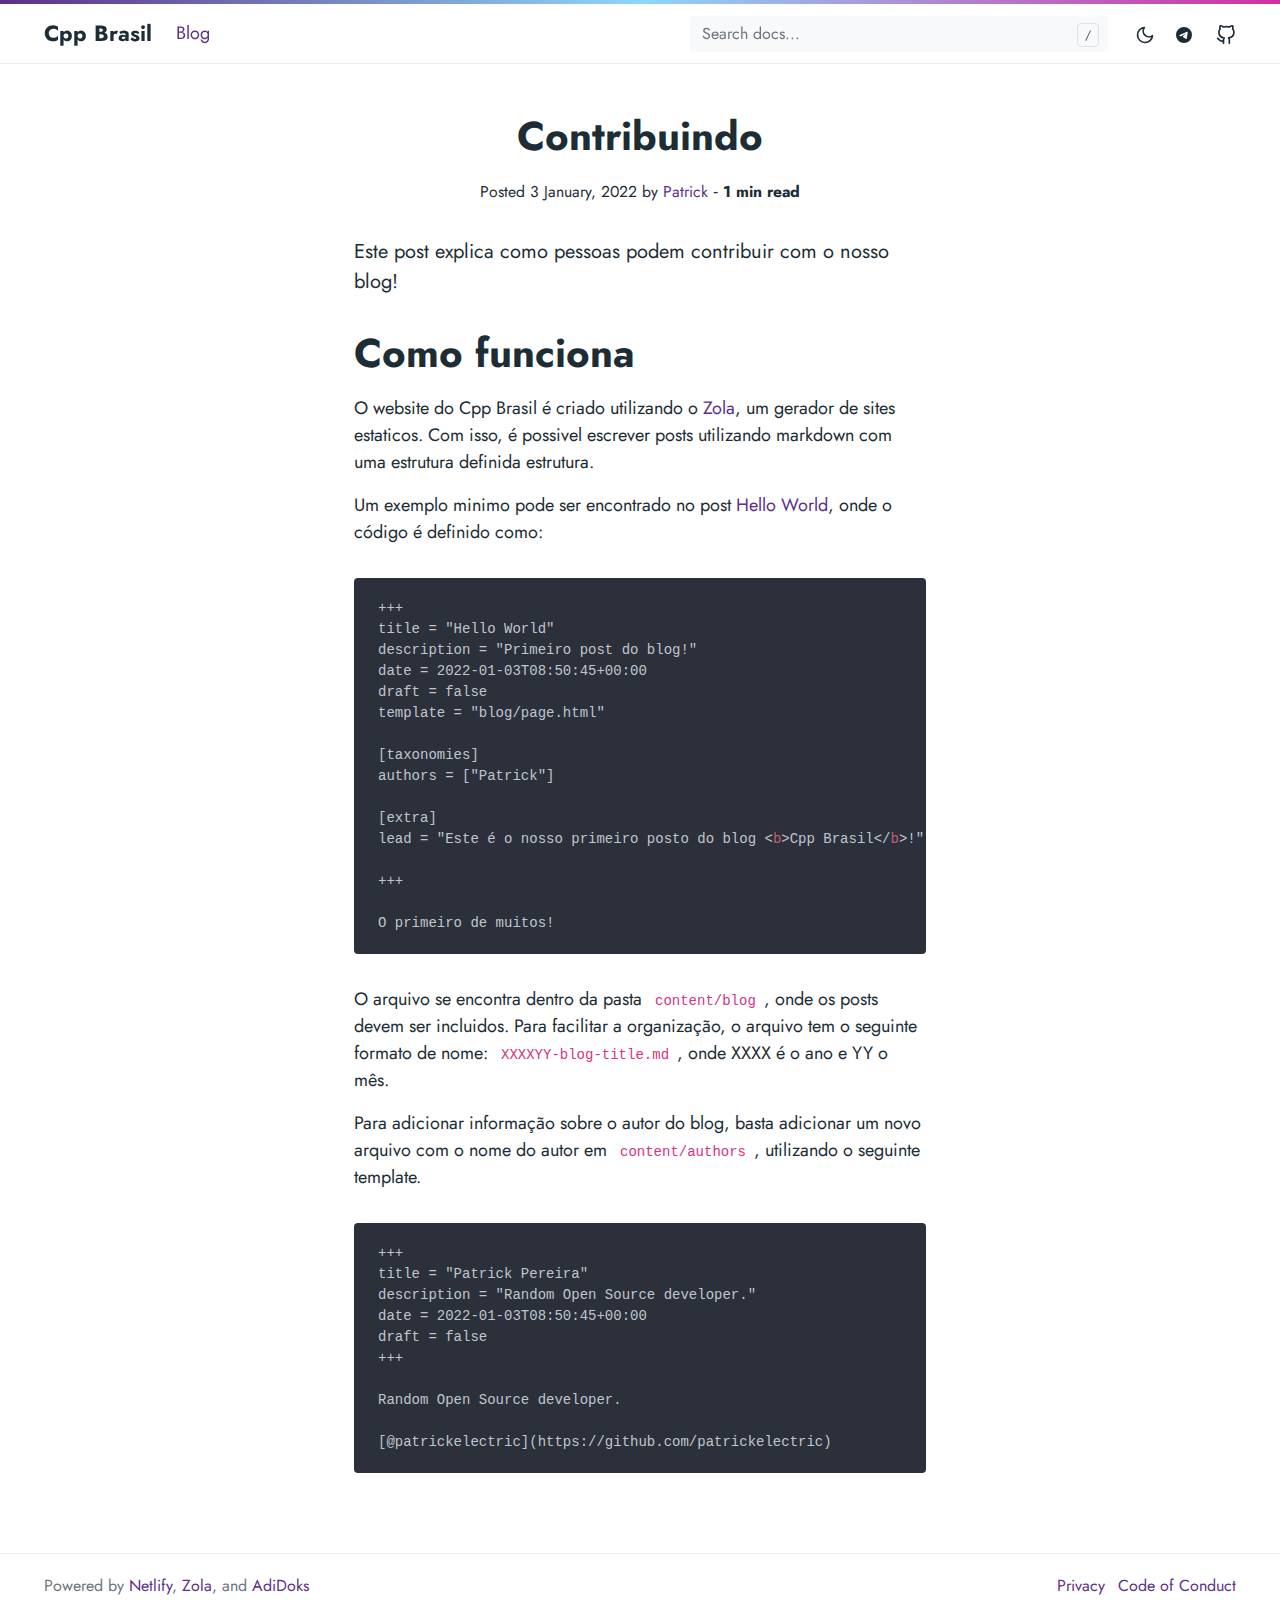
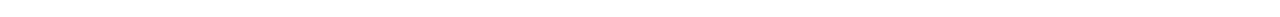
<file: blog/202201-contribuindo/index.html>
<!DOCTYPE html>
<html lang="en-US">
<head>
<meta charset="utf-8">
<meta http-equiv="x-ua-compatible" content="ie=edge">
<meta name="viewport" content="width=device-width, initial-scale=1, shrink-to-fit=no">

  <link rel="preload" as="font" href="https://cppbrasil.github.io/website/fonts/vendor/jost/jost-v4-latin-regular.woff2" type="font/woff2" crossorigin>
  <link rel="preload" as="font" href="https://cppbrasil.github.io/website/fonts/vendor/jost/jost-v4-latin-700.woff2"  type="font/woff2" crossorigin>


<link rel="stylesheet" href="https://cppbrasil.github.io/website/main.css">



  
  
  
  
  
    
  

  
  
    
    
  
  
  
    
  
  
  
  
    
  
  
  


  <meta name="robots" content="index, follow">
  <meta name="googlebot" content="index, follow, max-snippet:-1, max-image-preview:large, max-video-preview:-1">
  <meta name="bingbot" content="index, follow, max-snippet:-1, max-image-preview:large, max-video-preview:-1">


	


	

<title>Contribuindo | Cpp Brasil</title>
<meta name="description" content="Como contribuir com a sessão blog do Cpp Brasil.">
<link rel="canonical" href="https://cppbrasil.github.io/website/blog/202201-contribuindo/">


  <meta property="og:title" content="Contribuindo">
  <meta property="og:description" content="Como contribuir com a sessão blog do Cpp Brasil.">
  <meta property="og:type" content="article">
  <meta property="og:url" content="https://cppbrasil.github.io/website/blog/202201-contribuindo/">

  
    <meta property="og:image" content="https://cppbrasil.github.io/website//doks.png">
  

  <meta property="og:updated_time" content="">
  <meta property="og:site_name" content="Contribuindo">

  

  

  
  <meta property="og:locale" content="en_US">





  
    <script type="application/ld+json">
    {
      "@context": "https://schema.org",
      "@type": "Article",
      "mainEntityOfPage": {
        "@type": "WebPage",
        "@id": "/blog/202201-contribuindo/"
      },
      "headline": "Contribuindo",
      "image": ,
      "datePublished": "2022-01-03T08:50:45+00:00",
      "dateModified": "",
      "author": {
        "@type": "Organization",
        "name": "Contribuindo"
      },
      "publisher": {
        "@type": "Organization",
        "name": "Contribuindo",
        
        "logo": {
          "@type": "ImageObject",
          "url": "logo-doks.png"
        }
        
      },
      "description": "Como contribuir com a sessão blog do Cpp Brasil."
    }
    </script>
  





<script type="application/ld+json">
  {
    "@context": "http://schema.org",
    "@type": "BreadcrumbList",
    
      
      
        
        
        
        
        
        
        
        
          {
            "@type": "ListItem",
            "position":  1 ,
            "name": "Home",
            "item": "https://cppbrasil.github.io/website/"
          },
          
          
          {
            "@type": "ListItem",
            "position":  2 ,
            "name": "Blog",
            "item": "https://cppbrasil.github.io/website/blog/"
          },
        
      
        
        
        
        
        
        
        
        
        
        
        
          
          
          {
            "@type": "ListItem",
            "position":  3 ,
            "name": "202201 Contribuindo",
            "item": "https://cppbrasil.github.io/website/blog/202201-contribuindo/"
          },
        
      
    
  }
</script>







  <meta name="theme-color" content="#fff">
  <link rel="apple-touch-icon" sizes="180x180" href="https://cppbrasil.github.io/website/apple-touch-icon.png">
  <link rel="icon" type="image/png" sizes="32x32" href="https://cppbrasil.github.io/website/favicon-32x32.png">
  <link rel="icon" type="image/png" sizes="16x16" href="https://cppbrasil.github.io/website/favicon-16x16.png">
  


  

</head>

  

<body class="blog single">
  
  
<div class="header-bar fixed-top"></div>
<header class="navbar fixed-top navbar-expand-md navbar-light">
	<div class="container">
		<input class="menu-btn order-0" type="checkbox" id="menu-btn">
		<label class="menu-icon d-md-none" for="menu-btn"><span class="navicon"></span></label>
		<a class="navbar-brand order-1 order-md-0 me-auto" href="https://cppbrasil.github.io/website/">Cpp Brasil</a>
		<button id="mode" class="btn btn-link order-2 order-md-4" type="button" aria-label="Toggle mode">
			<span class="toggle-dark"><svg xmlns="http://www.w3.org/2000/svg" width="20" height="20" viewBox="0 0 24 24" fill="none" stroke="currentColor" stroke-width="2" stroke-linecap="round" stroke-linejoin="round" class="feather feather-moon"><path d="M21 12.79A9 9 0 1 1 11.21 3 7 7 0 0 0 21 12.79z"></path></svg></span>
			<span class="toggle-light"><svg xmlns="http://www.w3.org/2000/svg" width="20" height="20" viewBox="0 0 24 24" fill="none" stroke="currentColor" stroke-width="2" stroke-linecap="round" stroke-linejoin="round" class="feather feather-sun"><circle cx="12" cy="12" r="5"></circle><line x1="12" y1="1" x2="12" y2="3"></line><line x1="12" y1="21" x2="12" y2="23"></line><line x1="4.22" y1="4.22" x2="5.64" y2="5.64"></line><line x1="18.36" y1="18.36" x2="19.78" y2="19.78"></line><line x1="1" y1="12" x2="3" y2="12"></line><line x1="21" y1="12" x2="23" y2="12"></line><line x1="4.22" y1="19.78" x2="5.64" y2="18.36"></line><line x1="18.36" y1="5.64" x2="19.78" y2="4.22"></line></svg></span>
		</button>
		<ul class="navbar-nav fork-me order-3 order-md-5">
			
				
					<li class="nav-item">
						<a class="nav-link" href="https://telegram.me/cppbrazil"><svg xmlns="http://www.w3.org/2000/svg" width="16" height="16" fill="currentColor" class="bi bi-telegram" viewBox="0 0 16 16"> <path d="M16 8A8 8 0 1 1 0 8a8 8 0 0 1 16 0zM8.287 5.906c-.778.324-2.334.994-4.666 2.01-.378.15-.577.298-.595.442-.03.243.275.339.69.47l.175.055c.408.133.958.288 1.243.294.26.006.549-.1.868-.32 2.179-1.471 3.304-2.214 3.374-2.23.05-.012.12-.026.166.016.047.041.042.12.037.141-.03.129-1.227 1.241-1.846 1.817-.193.18-.33.307-.358.336a8.154 8.154 0 0 1-.188.186c-.38.366-.664.64.015 1.088.327.216.589.393.85.571.284.194.568.387.936.629.093.06.183.125.27.187.331.236.63.448.997.414.214-.02.435-.22.547-.82.265-1.417.786-4.486.906-5.751a1.426 1.426 0 0 0-.013-.315.337.337 0 0 0-.114-.217.526.526 0 0 0-.31-.093c-.3.005-.763.166-2.984 1.09z"/> </svg><span class="ms-2 visually-hidden">Telegram</span></a>
					</li>
				
					<li class="nav-item">
						<a class="nav-link" href="https://github.com/cppbrasil/website"><svg xmlns="http://www.w3.org/2000/svg" width="20" height="20" viewBox="0 0 24 24" fill="none" stroke="currentColor" stroke-width="2" stroke-linecap="round" stroke-linejoin="round" class="feather feather-github"><path d="M9 19c-5 1.5-5-2.5-7-3m14 6v-3.87a3.37 3.37 0 0 0-.94-2.61c3.14-.35 6.44-1.54 6.44-7A5.44 5.44 0 0 0 20 4.77 5.07 5.07 0 0 0 19.91 1S18.73.65 16 2.48a13.38 13.38 0 0 0-7 0C6.27.65 5.09 1 5.09 1A5.07 5.07 0 0 0 5 4.77a5.44 5.44 0 0 0-1.5 3.78c0 5.42 3.3 6.61 6.44 7A3.37 3.37 0 0 0 9 18.13V22"></path></svg><span class="ms-2 visually-hidden">GitHub</span></a>
					</li>
				
			
		</ul>
		<div class="collapse navbar-collapse order-4 order-md-1">
			<ul class="navbar-nav main-nav me-auto order-5 order-md-2">
				
					
						<li class="nav-item blog active">
							<a class="nav-link" href="https://cppbrasil.github.io/website/blog/">Blog</a>
						</li>
					
				
			</ul>
			<div class="break order-6 d-md-none"></div>
			
				<form class="navbar-form flex-grow-1 order-7 order-md-3">
					<input id="userinput" class="form-control is-search" type="search" placeholder="Search docs..."
						aria-label="Search docs..." autocomplete="off">
					<div id="suggestions" class="shadow bg-white rounded"></div>
				</form>
			
		</div>
	</div>
</header>



  
<div class="wrap container" role="document">
  <div class="content">
    <div class="row justify-content-center">
      <div class="col-md-12 col-lg-10 col-xl-8">
        <article>
          <div class="blog-header">
            <h1>Contribuindo</h1>
            
<p><small>Posted  3 January, 2022 by <a class="stretched-link position-relative" href="https://cppbrasil.github.io/website/authors/patrick/">Patrick</a>&nbsp;&hyphen;&nbsp;<strong>1&nbsp;min read</strong></small><p>

          </div>
          <p class="lead">Este post explica como pessoas podem contribuir com o nosso blog!</p>
          <h1 id="como-funciona">Como funciona</h1>
<p>O website do Cpp Brasil é criado utilizando o <a href="https://www.getzola.org">Zola</a>, um gerador de sites estaticos.
Com isso, é possivel escrever posts utilizando markdown com uma estrutura definida estrutura.</p>
<p>Um exemplo minimo pode ser encontrado no post <a href="https://cppbrasil.github.io/website/blog/202201-hello-world/">Hello World</a>, onde o código é definido como:</p>
<pre data-lang="md" style="background-color:#2b303b;color:#c0c5ce;" class="language-md "><code class="language-md" data-lang="md"><span>+++
</span><span>title = &quot;Hello World&quot;
</span><span>description = &quot;Primeiro post do blog!&quot;
</span><span>date = 2022-01-03T08:50:45+00:00
</span><span>draft = false
</span><span>template = &quot;blog/page.html&quot;
</span><span>
</span><span>[taxonomies]
</span><span>authors = [&quot;Patrick&quot;]
</span><span>
</span><span>[extra]
</span><span>lead = &quot;Este é o nosso primeiro posto do blog &lt;</span><span style="color:#bf616a;">b</span><span>&gt;Cpp Brasil&lt;/</span><span style="color:#bf616a;">b</span><span>&gt;!&quot;
</span><span>
</span><span>+++
</span><span>
</span><span>O primeiro de muitos!
</span></code></pre>
<p>O arquivo se encontra dentro da pasta <code>content/blog</code>, onde os posts devem ser incluidos.
Para facilitar a organização, o arquivo tem o seguinte formato de nome: <code>XXXXYY-blog-title.md</code>,
onde XXXX é o ano e YY o mês.</p>
<p>Para adicionar informação sobre o autor do blog, basta adicionar um novo arquivo com o nome do autor em <code>content/authors</code>,
utilizando o seguinte template.</p>
<pre style="background-color:#2b303b;color:#c0c5ce;"><code><span>+++
</span><span>title = &quot;Patrick Pereira&quot;
</span><span>description = &quot;Random Open Source developer.&quot;
</span><span>date = 2022-01-03T08:50:45+00:00
</span><span>draft = false
</span><span>+++
</span><span>
</span><span>Random Open Source developer.
</span><span>
</span><span>[@patrickelectric](https://github.com/patrickelectric)
</span></code></pre>

        </article>
      </div>
    </div>
  </div>
</div>


  
    
<footer class="footer text-muted">
	<div class="container">
		<div class="row">
			<div class="col-lg-8 order-last order-lg-first">
				<ul class="list-inline">
					
						<li class="list-inline-item">Powered by <a href="https://www.netlify.com/">Netlify</a>, <a href="https://www.getzola.org/">Zola</a>, and <a href="https://github.com/aaranxu/adidoks">AdiDoks</a></li>
					
				</ul>
			</div>
			<div class="col-lg-8 order-first order-lg-last text-lg-end">
				<ul class="list-inline">
					
						
							<li class="list-inline-item"><a href="https://cppbrasil.github.io/website/privacy-policy/">Privacy</a></li>
						
							<li class="list-inline-item"><a href="https://cppbrasil.github.io/website/docs/contributing/code-of-conduct/">Code of Conduct</a></li>
						
					
				</ul>
			</div>
		</div>
	</div>
</footer>

  

  
<script src="https://cppbrasil.github.io/website/js/main.js" defer></script>

  <script src="https://cppbrasil.github.io/website/plugins/elasticlunr.min.js" defer></script>
  <script src="https://cppbrasil.github.io/website/search_index.pt.js" defer></script>
  <script src="https://cppbrasil.github.io/website/js/search.js" defer></script>

  
</body>
</html>
</file>
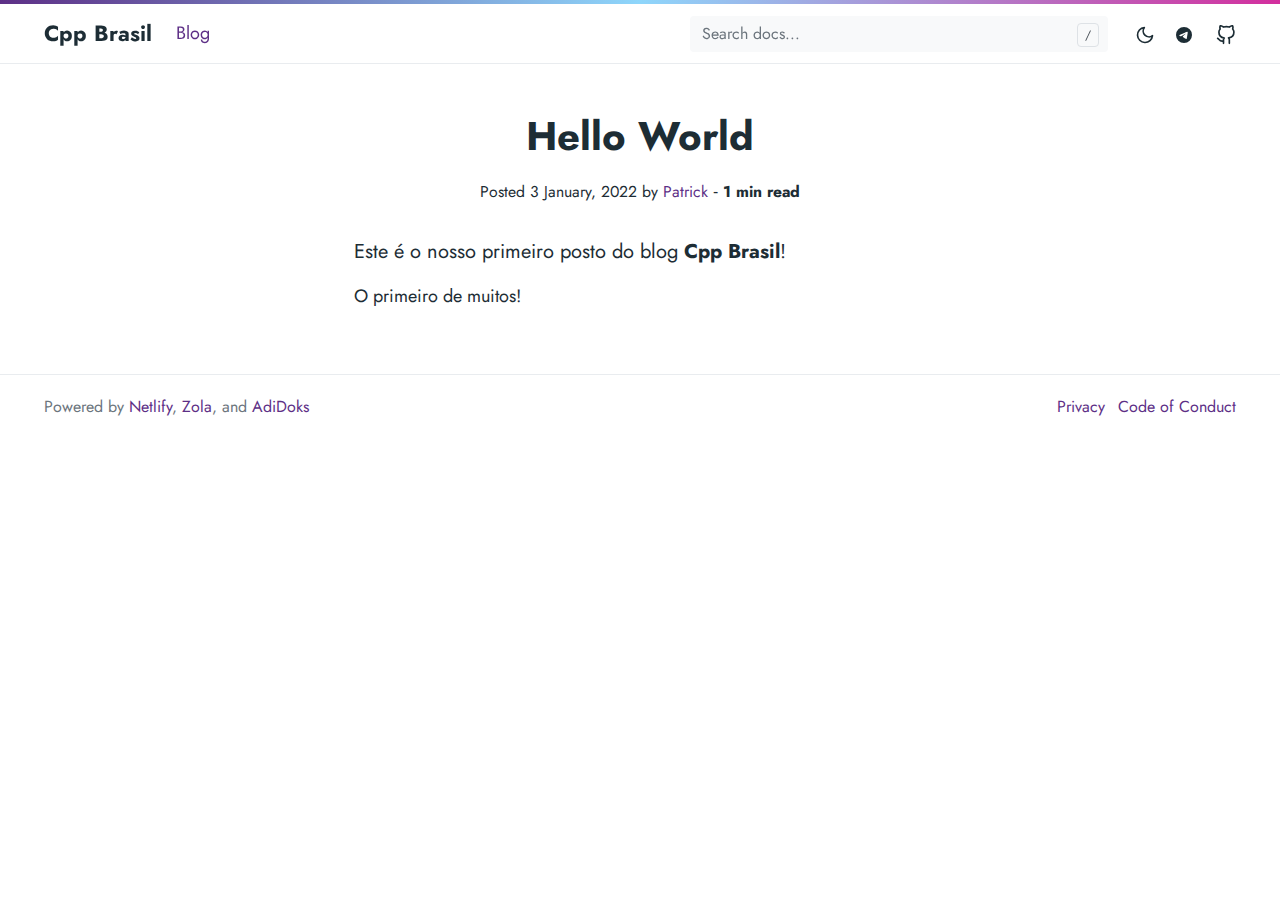
<file: blog/202201-hello-world/index.html>
<!DOCTYPE html>
<html lang="en-US">
<head>
<meta charset="utf-8">
<meta http-equiv="x-ua-compatible" content="ie=edge">
<meta name="viewport" content="width=device-width, initial-scale=1, shrink-to-fit=no">

  <link rel="preload" as="font" href="https://cppbrasil.github.io/website/fonts/vendor/jost/jost-v4-latin-regular.woff2" type="font/woff2" crossorigin>
  <link rel="preload" as="font" href="https://cppbrasil.github.io/website/fonts/vendor/jost/jost-v4-latin-700.woff2"  type="font/woff2" crossorigin>


<link rel="stylesheet" href="https://cppbrasil.github.io/website/main.css">



  
  
  
  
  
    
  

  
  
    
    
  
  
  
    
  
  
  
  
    
  
  
  


  <meta name="robots" content="index, follow">
  <meta name="googlebot" content="index, follow, max-snippet:-1, max-image-preview:large, max-video-preview:-1">
  <meta name="bingbot" content="index, follow, max-snippet:-1, max-image-preview:large, max-video-preview:-1">


	


	

<title>Hello World | Cpp Brasil</title>
<meta name="description" content="Primeiro post do blog!">
<link rel="canonical" href="https://cppbrasil.github.io/website/blog/202201-hello-world/">


  <meta property="og:title" content="Hello World">
  <meta property="og:description" content="Primeiro post do blog!">
  <meta property="og:type" content="article">
  <meta property="og:url" content="https://cppbrasil.github.io/website/blog/202201-hello-world/">

  
    <meta property="og:image" content="https://cppbrasil.github.io/website//doks.png">
  

  <meta property="og:updated_time" content="">
  <meta property="og:site_name" content="Hello World">

  

  

  
  <meta property="og:locale" content="en_US">





  
    <script type="application/ld+json">
    {
      "@context": "https://schema.org",
      "@type": "Article",
      "mainEntityOfPage": {
        "@type": "WebPage",
        "@id": "/blog/202201-hello-world/"
      },
      "headline": "Hello World",
      "image": ,
      "datePublished": "2022-01-03T08:50:45+00:00",
      "dateModified": "",
      "author": {
        "@type": "Organization",
        "name": "Hello World"
      },
      "publisher": {
        "@type": "Organization",
        "name": "Hello World",
        
        "logo": {
          "@type": "ImageObject",
          "url": "logo-doks.png"
        }
        
      },
      "description": "Primeiro post do blog!"
    }
    </script>
  





<script type="application/ld+json">
  {
    "@context": "http://schema.org",
    "@type": "BreadcrumbList",
    
      
      
        
        
        
        
        
        
        
        
          {
            "@type": "ListItem",
            "position":  1 ,
            "name": "Home",
            "item": "https://cppbrasil.github.io/website/"
          },
          
          
          {
            "@type": "ListItem",
            "position":  2 ,
            "name": "Blog",
            "item": "https://cppbrasil.github.io/website/blog/"
          },
        
      
        
        
        
        
        
        
        
        
        
        
        
        
        
        
          
          
          {
            "@type": "ListItem",
            "position":  3 ,
            "name": "202201 Hello World",
            "item": "https://cppbrasil.github.io/website/blog/202201-hello-world/"
          },
        
      
    
  }
</script>







  <meta name="theme-color" content="#fff">
  <link rel="apple-touch-icon" sizes="180x180" href="https://cppbrasil.github.io/website/apple-touch-icon.png">
  <link rel="icon" type="image/png" sizes="32x32" href="https://cppbrasil.github.io/website/favicon-32x32.png">
  <link rel="icon" type="image/png" sizes="16x16" href="https://cppbrasil.github.io/website/favicon-16x16.png">
  


  

</head>

  

<body class="blog single">
  
  
<div class="header-bar fixed-top"></div>
<header class="navbar fixed-top navbar-expand-md navbar-light">
	<div class="container">
		<input class="menu-btn order-0" type="checkbox" id="menu-btn">
		<label class="menu-icon d-md-none" for="menu-btn"><span class="navicon"></span></label>
		<a class="navbar-brand order-1 order-md-0 me-auto" href="https://cppbrasil.github.io/website/">Cpp Brasil</a>
		<button id="mode" class="btn btn-link order-2 order-md-4" type="button" aria-label="Toggle mode">
			<span class="toggle-dark"><svg xmlns="http://www.w3.org/2000/svg" width="20" height="20" viewBox="0 0 24 24" fill="none" stroke="currentColor" stroke-width="2" stroke-linecap="round" stroke-linejoin="round" class="feather feather-moon"><path d="M21 12.79A9 9 0 1 1 11.21 3 7 7 0 0 0 21 12.79z"></path></svg></span>
			<span class="toggle-light"><svg xmlns="http://www.w3.org/2000/svg" width="20" height="20" viewBox="0 0 24 24" fill="none" stroke="currentColor" stroke-width="2" stroke-linecap="round" stroke-linejoin="round" class="feather feather-sun"><circle cx="12" cy="12" r="5"></circle><line x1="12" y1="1" x2="12" y2="3"></line><line x1="12" y1="21" x2="12" y2="23"></line><line x1="4.22" y1="4.22" x2="5.64" y2="5.64"></line><line x1="18.36" y1="18.36" x2="19.78" y2="19.78"></line><line x1="1" y1="12" x2="3" y2="12"></line><line x1="21" y1="12" x2="23" y2="12"></line><line x1="4.22" y1="19.78" x2="5.64" y2="18.36"></line><line x1="18.36" y1="5.64" x2="19.78" y2="4.22"></line></svg></span>
		</button>
		<ul class="navbar-nav fork-me order-3 order-md-5">
			
				
					<li class="nav-item">
						<a class="nav-link" href="https://telegram.me/cppbrazil"><svg xmlns="http://www.w3.org/2000/svg" width="16" height="16" fill="currentColor" class="bi bi-telegram" viewBox="0 0 16 16"> <path d="M16 8A8 8 0 1 1 0 8a8 8 0 0 1 16 0zM8.287 5.906c-.778.324-2.334.994-4.666 2.01-.378.15-.577.298-.595.442-.03.243.275.339.69.47l.175.055c.408.133.958.288 1.243.294.26.006.549-.1.868-.32 2.179-1.471 3.304-2.214 3.374-2.23.05-.012.12-.026.166.016.047.041.042.12.037.141-.03.129-1.227 1.241-1.846 1.817-.193.18-.33.307-.358.336a8.154 8.154 0 0 1-.188.186c-.38.366-.664.64.015 1.088.327.216.589.393.85.571.284.194.568.387.936.629.093.06.183.125.27.187.331.236.63.448.997.414.214-.02.435-.22.547-.82.265-1.417.786-4.486.906-5.751a1.426 1.426 0 0 0-.013-.315.337.337 0 0 0-.114-.217.526.526 0 0 0-.31-.093c-.3.005-.763.166-2.984 1.09z"/> </svg><span class="ms-2 visually-hidden">Telegram</span></a>
					</li>
				
					<li class="nav-item">
						<a class="nav-link" href="https://github.com/cppbrasil/website"><svg xmlns="http://www.w3.org/2000/svg" width="20" height="20" viewBox="0 0 24 24" fill="none" stroke="currentColor" stroke-width="2" stroke-linecap="round" stroke-linejoin="round" class="feather feather-github"><path d="M9 19c-5 1.5-5-2.5-7-3m14 6v-3.87a3.37 3.37 0 0 0-.94-2.61c3.14-.35 6.44-1.54 6.44-7A5.44 5.44 0 0 0 20 4.77 5.07 5.07 0 0 0 19.91 1S18.73.65 16 2.48a13.38 13.38 0 0 0-7 0C6.27.65 5.09 1 5.09 1A5.07 5.07 0 0 0 5 4.77a5.44 5.44 0 0 0-1.5 3.78c0 5.42 3.3 6.61 6.44 7A3.37 3.37 0 0 0 9 18.13V22"></path></svg><span class="ms-2 visually-hidden">GitHub</span></a>
					</li>
				
			
		</ul>
		<div class="collapse navbar-collapse order-4 order-md-1">
			<ul class="navbar-nav main-nav me-auto order-5 order-md-2">
				
					
						<li class="nav-item blog active">
							<a class="nav-link" href="https://cppbrasil.github.io/website/blog/">Blog</a>
						</li>
					
				
			</ul>
			<div class="break order-6 d-md-none"></div>
			
				<form class="navbar-form flex-grow-1 order-7 order-md-3">
					<input id="userinput" class="form-control is-search" type="search" placeholder="Search docs..."
						aria-label="Search docs..." autocomplete="off">
					<div id="suggestions" class="shadow bg-white rounded"></div>
				</form>
			
		</div>
	</div>
</header>



  
<div class="wrap container" role="document">
  <div class="content">
    <div class="row justify-content-center">
      <div class="col-md-12 col-lg-10 col-xl-8">
        <article>
          <div class="blog-header">
            <h1>Hello World</h1>
            
<p><small>Posted  3 January, 2022 by <a class="stretched-link position-relative" href="https://cppbrasil.github.io/website/authors/patrick/">Patrick</a>&nbsp;&hyphen;&nbsp;<strong>1&nbsp;min read</strong></small><p>

          </div>
          <p class="lead">Este é o nosso primeiro posto do blog <b>Cpp Brasil</b>!</p>
          <p>O primeiro de muitos!</p>

        </article>
      </div>
    </div>
  </div>
</div>


  
    
<footer class="footer text-muted">
	<div class="container">
		<div class="row">
			<div class="col-lg-8 order-last order-lg-first">
				<ul class="list-inline">
					
						<li class="list-inline-item">Powered by <a href="https://www.netlify.com/">Netlify</a>, <a href="https://www.getzola.org/">Zola</a>, and <a href="https://github.com/aaranxu/adidoks">AdiDoks</a></li>
					
				</ul>
			</div>
			<div class="col-lg-8 order-first order-lg-last text-lg-end">
				<ul class="list-inline">
					
						
							<li class="list-inline-item"><a href="https://cppbrasil.github.io/website/privacy-policy/">Privacy</a></li>
						
							<li class="list-inline-item"><a href="https://cppbrasil.github.io/website/docs/contributing/code-of-conduct/">Code of Conduct</a></li>
						
					
				</ul>
			</div>
		</div>
	</div>
</footer>

  

  
<script src="https://cppbrasil.github.io/website/js/main.js" defer></script>

  <script src="https://cppbrasil.github.io/website/plugins/elasticlunr.min.js" defer></script>
  <script src="https://cppbrasil.github.io/website/search_index.pt.js" defer></script>
  <script src="https://cppbrasil.github.io/website/js/search.js" defer></script>

  
</body>
</html>
</file>
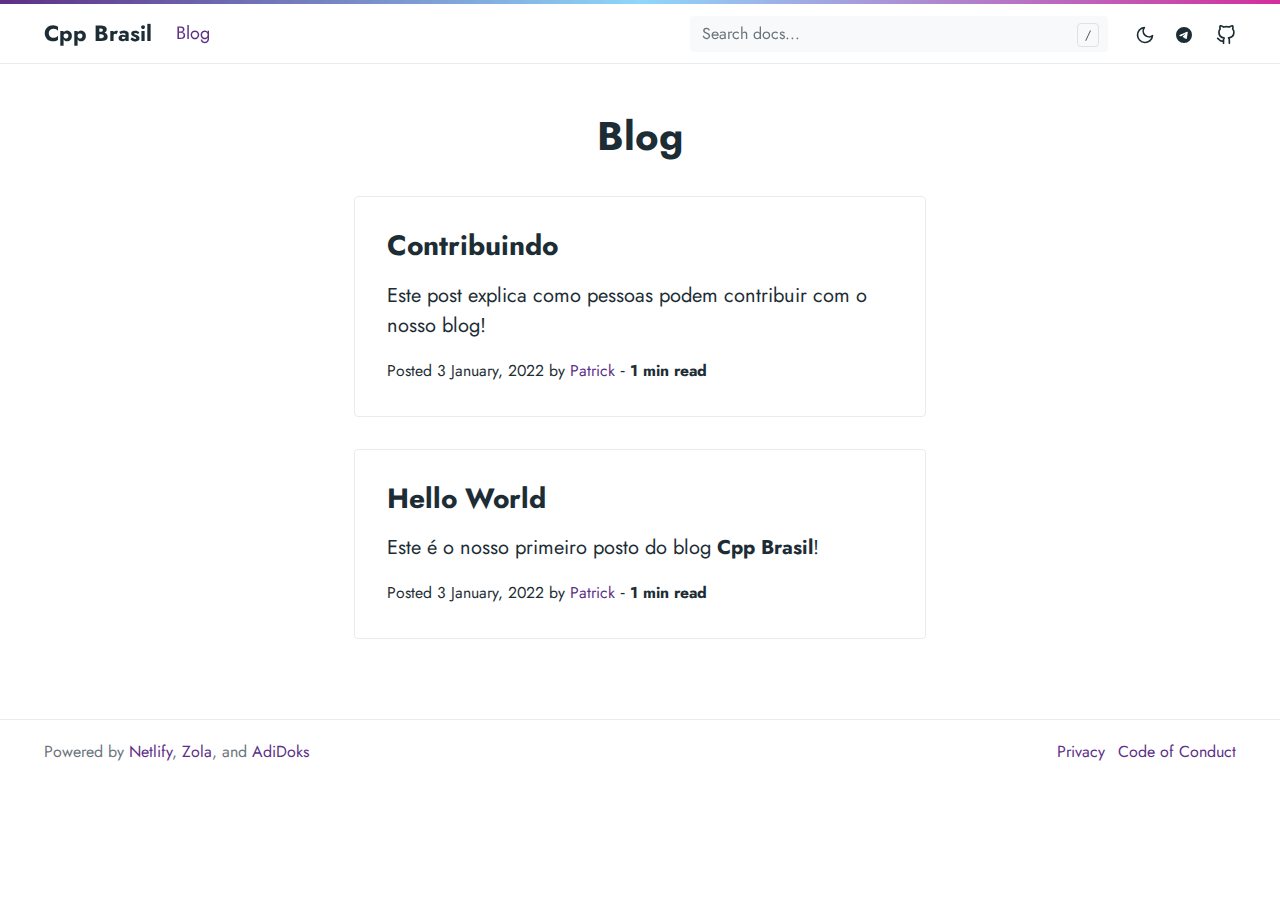
<file: blog/page/1/index.html>
<!doctype html>
<meta charset="utf-8">
<link rel="canonical" href="https://cppbrasil.github.io/website/blog/">
<meta http-equiv="refresh" content="0; url=https://cppbrasil.github.io/website/blog/">
<title>Redirect</title>
<p><a href="https://cppbrasil.github.io/website/blog/">Click here</a> to be redirected.</p>
</file>
